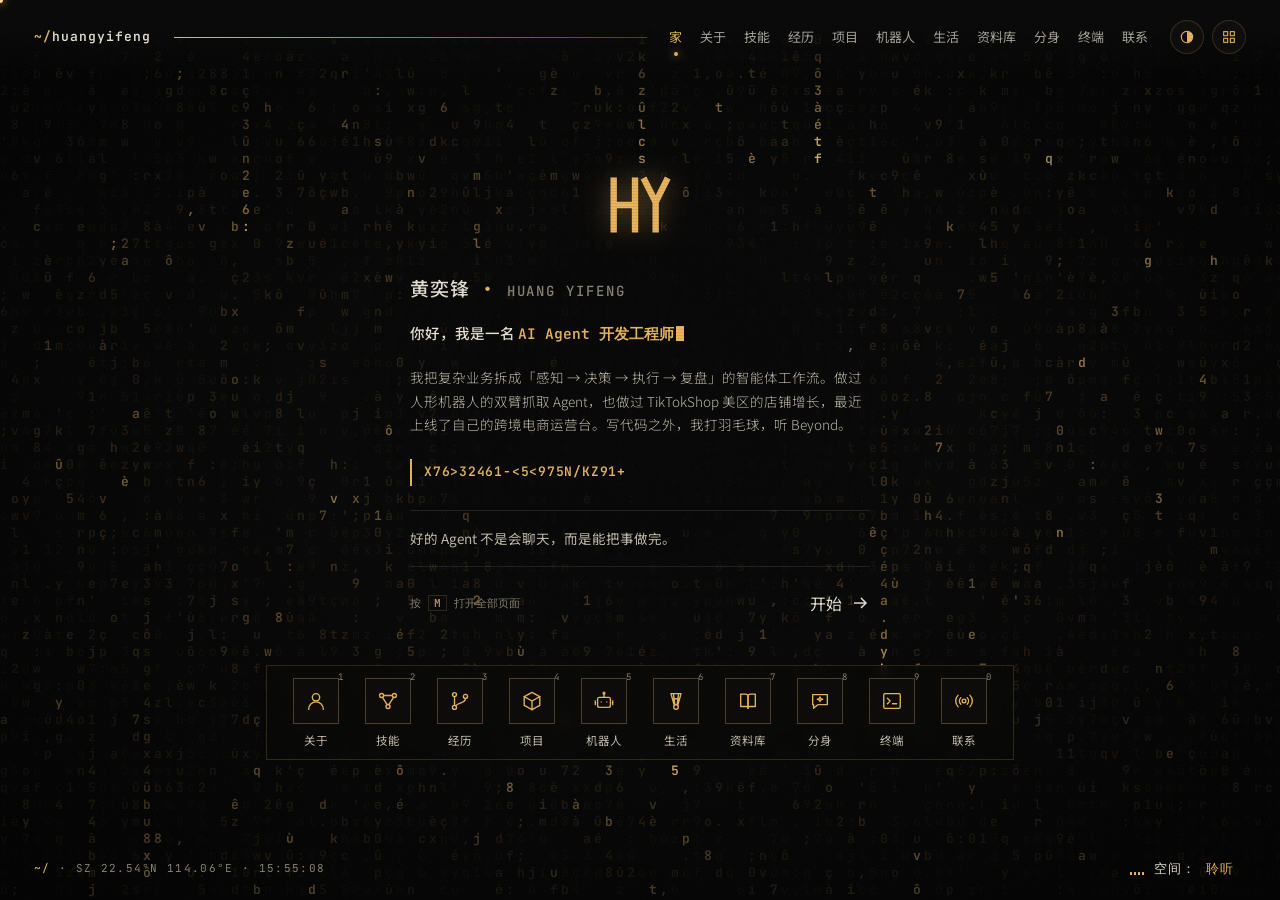
<file: index.html>
<!DOCTYPE html>
<html lang="zh-CN" data-theme="gold">
<head>
<meta charset="UTF-8">
<meta name="viewport" content="width=device-width, initial-scale=1.0">
<title>黄奕锋 · AI Agent Engineer</title>
<meta name="description" content="黄奕锋 —— AI Agent 开发工程师。LangGraph / MCP / RAG / Multi-Agent / 人形机器人 Agent / 跨境电商运营智能体。">
<meta property="og:type" content="website">
<meta property="og:title" content="黄奕锋 · AI Agent 开发工程师">
<meta property="og:description" content="跨境电商 × AI Agent。和我的 AI 分身聊聊，看看我做过的项目、机器人和生活。">
<meta property="og:url" content="https://aboutme.hyff.cc.cd/">
<meta property="og:image" content="https://aboutme.hyff.cc.cd/img/share.jpg">
<meta name="theme-color" content="#070707">
<link rel="icon" href="data:image/svg+xml,<svg xmlns='http://www.w3.org/2000/svg' viewBox='0 0 90 80'><path d='M8 6V74M8 40H38M38 6V74M52 6L67 36L82 6M67 36V74' fill='none' stroke='%23e9b45c' stroke-width='10'/></svg>">
<link rel="preconnect" href="https://fonts.googleapis.com">
<link rel="preconnect" href="https://fonts.gstatic.com" crossorigin>
<link href="https://fonts.googleapis.com/css2?family=JetBrains+Mono:wght@300;400;600;800&family=Noto+Sans+SC:wght@300;400;500;700;900&display=swap" rel="stylesheet">
<link rel="stylesheet" href="assets/style.css?v=__V__">
</head>
<body class="booting">

<canvas id="matrix" aria-hidden="true"></canvas>
<div class="vignette"></div><div class="scanlines"></div><div class="noise"></div>
<div class="cur-dot"></div><div class="cur-ring"></div>

<!-- ============ BOOT ============ -->
<div id="boot">
  <div class="half top"></div><div class="half bot"></div>
  <div class="term">
    <div id="bootLines"></div>
    <div class="bar"><i id="bootBar"></i></div>
    <div class="pct"><span id="bootStage">BOOTING HYF-OS</span><span id="bootPct">0%</span></div>
    <div class="granted" id="granted">ACCESS GRANTED</div>
  </div>
  <div class="skip">[ 点击任意处跳过 ]</div>
</div>

<!-- ============ PAGE TRANSITION ============ -->
<div id="wipe" aria-hidden="true">
  <i></i><i></i><i></i><i></i><i></i><i></i><i></i><i></i>
  <div class="lbl"><span id="wipeLbl"></span><small id="wipeSub"></small><div class="bar"><b></b></div></div>
</div>

<!-- ============ CHROME ============ -->
<header class="topnav">
  <a class="brand" href="#/"><b>~/</b>huangyifeng</a>
  <div class="rule"></div>
  <nav class="links" id="navLinks"></nav>
  <div class="nav-btns">
    <button class="icon-btn" id="btnTheme" title="切换配色" aria-label="切换配色"><svg viewBox="0 0 24 24"><circle cx="12" cy="12" r="8.5"/><path class="fill" d="M12 3.5a8.5 8.5 0 0 1 0 17z"/></svg></button>
    <button class="icon-btn" id="btnMenu" title="全部页面 (M)" aria-label="打开菜单"><svg viewBox="0 0 24 24"><rect x="4" y="4" width="6" height="6"/><rect x="14" y="4" width="6" height="6"/><rect x="4" y="14" width="6" height="6"/><rect x="14" y="14" width="6" height="6"/></svg></button>
  </div>
</header>
<div class="corner bl"><b id="routeLabel">~/</b> · SZ 22.54°N 114.06°E · <span id="clock">--:--:--</span></div>
<button class="corner br" id="btnSound" aria-label="背景音乐开关"><span class="eq"><i></i><i></i><i></i><i></i></span>空间：<b id="soundLbl">聆听</b></button>

<div id="menu" aria-hidden="true">
  <button class="close" id="menuClose">[ ESC ] 关闭</button>
  <ul id="menuList"></ul>
  <div class="menu-foot" id="menuThemes"></div>
  <div class="keys">快捷键：<kbd>1</kbd>–<kbd>9</kbd>/<kbd>0</kbd> 跳转页面 · <kbd>H</kbd> 首页 · <kbd>M</kbd> 菜单 · <kbd>~</kbd> 终端</div>
</div>

<main id="app">

<!-- ============ HOME ============ -->
<section class="page" data-page="home">
  <div class="home">
    <aside class="hud l">
      <h4>SYSTEM STATUS</h4>
      <div class="kv"><span>USER</span><b>黄奕锋</b></div>
      <div class="kv"><span>ROLE</span><b>AI Agent Engineer</b></div>
      <div class="kv"><span>LOC</span><b>深圳 · SZ</b></div>
      <div class="kv"><span>STATUS</span><b class="live">● building</b></div>
      <div class="kv"><span>STACK</span><b>LangGraph · MCP · RAG</b></div>
      <div class="kv"><span>LIVE</span><b>tkagent.hyff.cc.cd</b></div>
      <div class="kv"><span>OFF-DUTY</span><b>🏸 羽毛球 · 5 年</b></div>
      <div class="kv"><span>INTEREST</span><b>跨境电商 × Agent</b></div>
      <div class="task"><span>TASK</span><b>TikTok 跨境电商运营台</b><div class="pbar"><i></i></div><small>shipping · 自动上品流水线</small></div>
      <div class="kv"><span>UPTIME</span><b id="uptime">00:00:00</b></div>
    </aside>

    <div class="card" id="card">
      <svg class="logo" viewBox="0 0 90 80" aria-hidden="true">
        <path d="M8 6 V74 M8 40 H38 M38 6 V74"/>
        <path d="M52 6 L67 36 L82 6 M67 36 V74"/>
      </svg>
      <div class="hero-seq" id="heroSeq">
        <div class="hero-name"><span id="nameZh">黄奕锋</span><span class="dot">·</span><span class="en" id="nameEn">HUANG YIFENG</span></div>
        <div class="hero-hi">你好，我是一名 <span class="role" id="role"></span><span class="caret"></span></div>
        <p class="hero-p">我把复杂业务拆成「感知 → 决策 → 执行 → 复盘」的智能体工作流。做过人形机器人的双臂抓取 Agent，也做过 TikTokShop 美区的店铺增长，最近上线了自己的跨境电商运营台。写代码之外，我打羽毛球，听 Beyond。</p>
        <div class="hero-hash" id="hash">*-Z244|47V+K-&lt;K4||NZ79-</div>
        <div class="hr"></div>
        <p class="hero-quote">好的 Agent 不是会聊天，而是能把事做完。</p>
        <div class="hr"></div>
        <div class="go"><span class="k">按 <kbd>M</kbd> 打开全部页面</span><a href="#/about">开始 <svg width="16" height="16" viewBox="0 0 16 16" fill="none" stroke="currentColor" stroke-width="1.5"><path d="M2 8h12M9 3l5 5-5 5"/></svg></a></div>
      </div>
    </div>

    <aside class="hud r"><h4>LIVE LOG</h4><div class="log" id="liveLog"></div></aside>

    <nav class="dock" id="dock" aria-label="页面入口"></nav>
  </div>
</section>

<!-- ============ ABOUT ============ -->
<section class="page" data-page="about">
  <div class="ph" data-a><span class="no">01 //</span><h1 data-scramble>关于我</h1><span class="ln"></span><span class="en">WHOAMI</span></div>
  <div class="about-grid">
    <div class="portrait" data-a>
      <span class="tag">IMG://huangyifeng.raw</span>
      <i class="c c1"></i><i class="c c2"></i><i class="c c3"></i><i class="c c4"></i>
      <canvas id="ascii"></canvas>
      <span class="tip">[ 移动鼠标 · 解码影像 ]</span>
    </div>
    <div class="about-text" data-a>
      <h2>一半是 <em>AI Agent 工程师</em>，<br>一半是懂增长的 <em>运营人</em>。</h2>
      <p>坐标深圳，毕业于深圳职业技术大学 · 人工智能学院 · 大数据技术专业。我熟悉 LangChain、LangGraph、MCP 与 RAG，能把一个模糊的业务问题拆成可调用的工具、可编排的状态图、可量化的指标，再让它在真机上、在真实的店铺里跑起来。</p>
      <div class="edge">
        <div class="edge-item"><span class="n">0x01</span><b>复合背景</b><span>AI Agent 应用开发 × 跨境电商业务，能把复杂业务拆解为感知、决策、执行、复盘的智能体工作流。</span></div>
        <div class="edge-item"><span class="n">0x02</span><b>独立交付</b><span>运营台从后端、前端、浏览器插件、端到端测试到服务器部署，一个人做完并上线。</span></div>
        <div class="edge-item"><span class="n">0x03</span><b>结果导向</b><span>Unitree G1 真机验证 + TikTokShop 美区运营，习惯用自动化流程和数据指标说话。</span></div>
      </div>
    </div>
  </div>

  <div class="sub" data-a>GROWTH PATH · 成长路径</div>
  <div class="path" data-a>
    <i class="runner"></i>
    <div class="st"><span class="t">EDU</span><b>数据</b><span>深圳职业技术大学<br>人工智能学院 · 大数据技术</span></div>
    <div class="st"><span class="t">2025.04</span><b>业务</b><span>TikTokShop 美区运营<br>懂选品、懂达人、懂指标</span></div>
    <div class="st"><span class="t">2026.07</span><b>物理世界</b><span>Unitree G1 双臂抓取<br>让 Agent 驱动真实机械臂</span></div>
    <div class="st"><span class="t">2026.09 → NOW</span><b>融合</b><span>跨境电商运营 Agent<br>把业务经验变成智能体</span></div>
  </div>

  <div class="sub" data-a>HOW I BUILD AGENTS · 我的 Agent 方法论</div>
  <div class="method" data-a>
    <div><span class="n">01</span><b>拆解</b><span>把业务拆成感知 / 决策 / 执行 / 复盘四段，先画清楚状态图再写代码。</span></div>
    <div><span class="n">02</span><b>接工具</b><span>用 Function Calling、MCP 和浏览器插件，把数据库、ERP、表格、网页变成 Agent 能调用的工具。</span></div>
    <div><span class="n">03</span><b>编排</b><span>用 LangGraph 管状态、分支、循环和失败回退，让流程可控、可追踪。</span></div>
    <div><span class="n">04</span><b>增强</b><span>RAG 知识库 + 结构化输出 + 上下文管理，同时控制质量和成本。</span></div>
    <div><span class="n">05</span><b>复盘</b><span>每一步留下状态和日志，缺什么就停下来提示人补，用数据驱动下一轮迭代。</span></div>
  </div>

  <div class="stats" data-a>
    <div class="stat"><div class="v"><small>$</small><span data-count="12" data-suffix="K">0</span></div><div class="k">店铺月 GMV（从 $5K 起）</div></div>
    <div class="stat"><div class="v"><span data-count="300" data-suffix="+">0</span></div><div class="k">建联海外达人</div></div>
    <div class="stat"><div class="v"><span data-count="1.6" data-dec="1" data-suffix="%">0</span></div><div class="k">转化率（从 1.0% 提升）</div></div>
    <div class="stat"><div class="v"><span data-count="7" data-suffix="DoF">0</span></div><div class="k">双臂逆运动学 · G1 真机</div></div>
  </div>
</section>

<!-- ============ SKILLS ============ -->
<section class="page" data-page="skills">
  <div class="ph" data-a><span class="no">02 //</span><h1 data-scramble>技能星图</h1><span class="ln"></span><span class="en">CONSTELLATION</span></div>
  <p class="lead" data-a>每颗星是一项技能，同一个星团是一个技术领域，连线表示它们怎样组合在一起用。把鼠标移到星星上看看。</p>
  <div class="constellation" data-a><canvas id="cons"></canvas><div class="cons-tip" id="consTip"></div><span class="hint">悬停查看关联 · 点击星星聚焦领域 · 鼠标会推开星星</span></div>
  <div class="legend" id="legend" data-a></div>
  <div class="sub" data-a>FULL LIST · 完整清单</div>
  <div class="win" data-a id="skillWin">
    <div class="win-bar"><i></i><i></i><i></i><span>huangyifeng@stack: ~/skills</span></div>
    <div class="skills-body" id="skillList"></div>
  </div>
</section>

<!-- ============ EXPERIENCE ============ -->
<section class="page" data-page="exp">
  <div class="ph" data-a><span class="no">03 //</span><h1 data-scramble>经历</h1><span class="ln"></span><span class="en">GIT LOG --GRAPH</span></div>
  <p class="lead" data-a><code>$ git log --graph --all</code><br>两条分支：一条通向真实的生意，一条通向真实的机器人，最后合并成我现在在做的事。</p>
  <div class="git" id="git">
    <svg class="graph" id="gitSvg"></svg>

    <article class="commit" data-id="main" data-lane="0" data-a>
      <span class="dot"></span>
      <div class="hd"><span class="hash">2290460</span><span class="ref head">HEAD → main</span><span>2026.09 → now</span></div>
      <h3>Merge: ecommerce + robotics → 跨境电商 Agent</h3>
      <div class="role">个人项目 · TikTok 跨境电商运营台 / 跨境电商 AI 运营 Agent 平台</div>
      <p class="desc">把运营经验和 Agent 工程能力合并：多 Agent 自动上品流水线、1688 找货、浏览器插件、知识库、每日简报，已部署上线。<a href="#/project">查看项目 →</a></p>
    </article>

    <article class="commit" data-id="robotics" data-lane="1" data-a>
      <span class="dot"></span>
      <div class="hd"><span class="hash">a7f3e21</span><span class="ref">robotics</span><span>2026.07 — 2026.09 · 珠海</span></div>
      <h3>无界智慧（珠海）科技有限公司</h3>
      <div class="role">AI Agent 应用开发实习生 / 规控算法</div>
      <ul>
        <li>基于 <b>RGB-D 相机 + SAM3</b> 完成箱体识别、点云处理、三维位姿计算和抓取点预测，打通视觉识别到双臂抓取的 Agent 执行链路。</li>
        <li>开发 <b>双臂七自由度逆运动学</b> 与抓取动作流程，实现目标趋近、双臂抓取、夹取回撤等连续控制，并通过 <b>Unitree G1 真机验证</b>。</li>
        <li>参与灵巧手小物体抓取开发，完成视觉定位、抓取规划与多指控制联动，沉淀可复用的人形机器人搬运基础能力。</li>
        <li>分析视觉偏差、IK 不可达、机械臂异常和控制衔接问题，沉淀视觉数据、运行日志和异常排查流程，提升迭代效率。</li>
      </ul>
    </article>

    <article class="commit" data-id="ecommerce" data-lane="0" data-a>
      <span class="dot"></span>
      <div class="hd"><span class="hash">3c9b0d4</span><span class="ref">ecommerce</span><span>2025.04 — 2025.07 · 深圳</span></div>
      <h3>深圳市锦鸿云商电子商务有限公司</h3>
      <div class="role">跨境电商运营实习生 / TikTokShop 美区</div>
      <ul>
        <li>参与运营 2 个 TikTokShop 美区店铺，维护 50+ SKU，店铺月 GMV 从 <b>$5,000 提升至 $12,000</b>。</li>
        <li>每月筛选 50+ 潜力商品，测试上架 10+ 款，沉淀 3 款稳定出单款，单款月销最高 <b>$3,500</b>。</li>
        <li>累计建联海外达人 <b>300+</b>，合作寄样 25+，产出带货视频 / 直播 40+，达人渠道月贡献 GMV 约 $5,000。</li>
        <li>优化主图、标题和优惠券结构，商品页转化率从 <b>1.0% 提升至 1.6%</b>，退货率控制在 10% 以内。</li>
      </ul>
    </article>

    <article class="commit" data-id="init" data-lane="0" data-a>
      <span class="dot"></span>
      <div class="hd"><span class="hash">0e1d5f8</span><span class="ref">tag: init</span><span>教育 · 深圳</span></div>
      <h3>深圳职业技术大学</h3>
      <div class="role">人工智能学院 · 大数据技术</div>
    </article>
  </div>
</section>

<!-- ============ PROJECT ============ -->
<section class="page" data-page="project">
  <div class="ph" data-a><span class="no">04 //</span><h1 data-scramble>项目</h1><span class="ln"></span><span class="en">SHIPPED</span></div>

  <div class="proj-top" data-a>
    <h2><small>PROJECT 01 · 2026.10 · 已上线</small>TikTok 跨境电商运营台</h2>
    <p>面向 TikTok Shop 卖家的选品与内容工具：FastMoss 数据选品 → 硬指标与利润测算 → AI 选品分析与测款方案 → 一键带货视频脚本，配套知识库和可对话的 Agent。所有 AI 功能都调用真实模型，没有离线假数据。</p>
  </div>
  <div class="live-row" data-a>
    <a class="btn" href="https://tkagent.hyff.cc.cd" target="_blank" rel="noopener">访问线上版 ↗</a>
    <a class="btn ghost" href="https://github.com/serjofolio" target="_blank" rel="noopener">GitHub · serjofolio ↗</a>
    <span class="m">tkagent.hyff.cc.cd · 仓库暂为私有</span>
  </div>

  <div class="win flowline" data-a>
    <div class="win-bar"><i></i><i></i><i></i><span>多 Agent 自动上品流水线</span></div>
    <div class="flow-steps" id="flowSteps">
      <div><b>选品数据</b><span>FastMoss 导出 22 列自动识别</span></div>
      <div><b>AI 研判</b><span>需求 / 趋势 / 达人 / 竞争 / 利润 / 风险</span></div>
      <div><b>1688 找货</b><span>关键词 + 以图搜，比价矩阵</span></div>
      <div><b>选定供应商</b><span>AI 判断同款度，成本上限</span></div>
      <div><b>上架包</b><span>本地语言标题、卖点、定价、违禁词检查</span></div>
      <div><b>人工确认</b><span>可设为全自动</span></div>
      <div><b>推送 ERP</b><span>妙手 ERP / Webhook / CSV</span></div>
    </div>
  </div>

  <div class="feat-grid" data-a>
    <div><span class="i">/select</span><b>智能选品</b><span>六维评估给出「可以上 / 谨慎测试 / 不建议上」，识别刷单、低价引流等硬伤，按站点费率倒推采购上限。</span></div>
    <div><span class="i">/script</span><b>视频脚本</b><span>按「钩子 → 痛点 → 演示 → 证明 → 行动号召」生成分镜，附 3 个备选钩子做 A/B 测款。</span></div>
    <div><span class="i">/extension</span><b>浏览器插件</b><span>1688 关键词搜 / 以图搜一键发送货源，自动补详情；随机节奏防风控。</span></div>
    <div><span class="i">/models</span><b>多模型接入</b><span>GLM、DeepSeek、Kimi、通义、豆包、OpenAI、Claude……一键启用、测试、拉取模型列表。</span></div>
    <div><span class="i">/kb</span><b>知识库 + Agent</b><span>上传 Word / PDF / 网页切片检索；Agent 流式输出、标注来源、显示思考过程。</span></div>
    <div><span class="i">/deploy</span><b>一键部署</b><span>systemd + Cloudflare 隧道，只监听本机端口，Host 白名单；Playwright 端到端测试。</span></div>
  </div>
  <div class="commits" data-a>
    <div class="win-bar"><i></i><i></i><i></i><span>git log --oneline · 真实提交记录</span></div>
    <div class="commit-ticker" id="ticker"></div>
  </div>

  <div class="sub" data-a>PROJECT 02 · 跨境电商 AI 运营 Agent 平台</div>
  <div class="proj-top" data-a>
    <h2><small>2026.09 → NOW · FastAPI + LangGraph + DeepSeek</small>全能运营智能体</h2>
    <p>多模块运营 Agent：运营总览、风险分析、竞品分析、销售监控、广告分析、库存管理。打通本地数据库、飞书多维表格、易仓 ERP、Amazon SP-API、Chrome 商品采集和卖家精灵 MCP，导入数据后自动生成风险等级、异常任务和每日简报。</p>
  </div>
  <div class="proj-grid">
    <div class="win diagram" data-a>
      <svg viewBox="0 0 800 420" role="img" aria-label="Agent Loop 架构示意">
        <path id="loop" class="flow" d="M200 90 H600 V330 H200 Z"/>
        <line class="spoke" x1="400" y1="210" x2="200" y2="90"/><line class="spoke" x1="400" y1="210" x2="600" y2="90"/>
        <line class="spoke" x1="400" y1="210" x2="600" y2="330"/><line class="spoke" x1="400" y1="210" x2="200" y2="330"/>
        <line class="spoke" x1="70" y1="210" x2="200" y2="90"/><line class="spoke" x1="70" y1="210" x2="200" y2="330"/>
        <line class="spoke" x1="730" y1="210" x2="600" y2="90"/><line class="spoke" x1="730" y1="210" x2="600" y2="330"/>
        <g class="core"><circle class="pulse" cx="400" cy="210" r="46" stroke-width="1"/><circle cx="400" cy="210" r="52" stroke-width="1.2"/><circle cx="400" cy="210" r="40" stroke-width=".6" stroke-dasharray="2 4"/>
          <text x="400" y="206">LangGraph</text><text x="400" y="224">AGENT LOOP</text></g>
        <g class="nd"><rect x="140" y="62" width="120" height="56"/><text x="200" y="90">感知</text><text class="s" x="200" y="108">PERCEIVE</text></g>
        <g class="nd"><rect x="540" y="62" width="120" height="56"/><text x="600" y="90">决策</text><text class="s" x="600" y="108">DECIDE</text></g>
        <g class="nd"><rect x="540" y="302" width="120" height="56"/><text x="600" y="330">执行</text><text class="s" x="600" y="348">ACT</text></g>
        <g class="nd"><rect x="140" y="302" width="120" height="56"/><text x="200" y="330">复盘</text><text class="s" x="200" y="348">REFLECT</text></g>
        <g class="tool"><rect x="10" y="150" width="120" height="26"/><text x="70" y="167">飞书多维表格</text></g>
        <g class="tool"><rect x="10" y="197" width="120" height="26"/><text x="70" y="214">易仓 ERP</text></g>
        <g class="tool"><rect x="10" y="244" width="120" height="26"/><text x="70" y="261">RAG 知识库</text></g>
        <g class="tool"><rect x="670" y="150" width="120" height="26"/><text x="730" y="167">Amazon SP-API</text></g>
        <g class="tool"><rect x="670" y="197" width="120" height="26"/><text x="730" y="214">卖家精灵 MCP</text></g>
        <g class="tool"><rect x="670" y="244" width="120" height="26"/><text x="730" y="261">Chrome 采集</text></g>
        <g class="pk">
          <circle r="4"><animateMotion dur="6s" repeatCount="indefinite"><mpath href="#loop"/></animateMotion></circle>
          <circle r="3" opacity=".7"><animateMotion dur="6s" begin="-1.5s" repeatCount="indefinite"><mpath href="#loop"/></animateMotion></circle>
          <circle r="4"><animateMotion dur="6s" begin="-3s" repeatCount="indefinite"><mpath href="#loop"/></animateMotion></circle>
          <circle r="3" opacity=".7"><animateMotion dur="6s" begin="-4.5s" repeatCount="indefinite"><mpath href="#loop"/></animateMotion></circle>
        </g>
      </svg>
    </div>
    <div class="win sim" data-a>
      <div class="win-bar"><i></i><i></i><i></i><span>agent run · 演示数据</span></div>
      <div class="sim-out" id="simOut"></div>
      <div class="sim-foot"><button class="btn" id="simRun">▶ 运行一次 Agent</button><span>演示数据，仅展示工作流程</span></div>
    </div>
  </div>
  <div class="win brief" id="brief"></div>
</section>

<!-- ============ ROBOT ============ -->
<section class="page" data-page="robot">
  <div class="ph" data-a><span class="no">05 //</span><h1 data-scramble>机器人</h1><span class="ln"></span><span class="en">UNITREE G1</span></div>
  <p class="lead" data-a>2026 年夏天在无界智慧，我做的是让 Agent 驱动一台真实的人形机器人：从一帧 RGB-D 图像开始，到双臂把箱子抓起、收回。下面两个是根据这段经历做的交互示意。</p>
  <div class="pipeline" id="pipe" data-a>
    <span data-n="1">RGB-D 采集</span><span data-n="2">SAM3 分割</span><span data-n="3">点云处理</span><span data-n="4">位姿估计</span><span data-n="5">抓取点预测</span><span data-n="6">双臂 IK</span><span data-n="7">抓取执行</span><span data-n="8">夹取回撤</span>
  </div>
  <div class="robot-grid">
    <div class="viz" data-a><canvas id="cloud"></canvas><span class="cap">POINT CLOUD · POSE</span><span class="cap2" id="cloudStat"></span><span class="note">拖动旋转 · 演示数据</span></div>
    <div class="viz" data-a><canvas id="arms"></canvas><span class="cap">DUAL-ARM IK</span><span class="warn" id="ikWarn">⚠ IK 不可达</span><span class="note">移动鼠标控制目标 · 平面简化示意（真机为双臂 7-DoF）</span></div>
  </div>
  <div class="sub" data-a>ON SITE · 现场照片</div>
  <div class="photos" data-a>
    <figure><img src="img/g1-grasp.jpg" alt="Unitree G1 下蹲双臂抓取纸箱" loading="lazy"><figcaption><b>REC 01</b> 下蹲 · 双臂夹取纸箱</figcaption></figure>
    <figure><img src="img/g1-reach.jpg" alt="Unitree G1 双臂趋近目标" loading="lazy"><figcaption><b>REC 02</b> 目标趋近 · 双臂伸出</figcaption></figure>
    <figure class="wide"><img src="img/g1-lab.jpg" alt="实验室里调试 G1 抓取箱子" loading="lazy"><figcaption><b>REC 03</b> 实验室联调 · 视觉识别箱体</figcaption></figure>
  </div>
  <div class="lightbox" id="lightbox" hidden><img alt=""><span></span></div>
  <div class="sub" data-a>WHAT I DID · 我做了什么</div>
  <div class="cards4" data-a>
    <div><span class="n">01</span><b>视觉 → 位姿</b>基于 RGB-D 相机与 SAM3 完成箱体识别、点云处理、三维位姿计算和抓取点预测。</div>
    <div><span class="n">02</span><b>双臂 7-DoF IK</b>开发双臂七自由度逆运动学与抓取动作：目标趋近、双臂抓取、夹取回撤，Unitree G1 真机验证。</div>
    <div><span class="n">03</span><b>灵巧手</b>参与小物体抓取：视觉定位、抓取规划与多指控制联动，沉淀人形机器人搬运基础能力。</div>
    <div><span class="n">04</span><b>排查流程</b>分析视觉偏差、IK 不可达、机械臂异常和控制衔接问题，沉淀数据、日志和排查流程。</div>
  </div>
</section>

<!-- ============ LIFE ============ -->
<section class="page" data-page="life">
  <div class="ph" data-a><span class="no">06 //</span><h1 data-scramble>生活</h1><span class="ln"></span><span class="en">OFF DUTY</span></div>
  <p class="lead" data-a>代码之外的我。</p>
  <div class="life-grid">
    <div class="win court-win" data-a>
      <div class="win-bar"><i></i><i></i><i></i><span>badminton.exe · 点击球场扣杀</span></div>
      <div class="court"><canvas id="court"></canvas><span class="rally" id="rally">RALLY 0</span></div>
    </div>
    <div class="life-text" data-a>
      <span class="t">SPORT</span>
      <h2>🏸 羽毛球</h2>
      <p>写代码之外，我最喜欢的运动是羽毛球，已经打了 <b class="g">5 年</b>。</p>
      <p class="m">左边的球场可以点一下：在任意位置点击，就是一记扣杀。</p>
    </div>
  </div>

  <div class="sub" data-a>IDOLS · 偶像</div>
  <div class="idols">
    <div class="idol" data-a>
      <div class="record"><div class="vinyl"><i></i></div><div class="face"><img src="img/idol-ludamo.jpg" alt="鲁大魔" onerror="this.remove()"><b>鲁</b></div></div>
      <div>
        <span class="t">CREATOR · 抖音 @ludamobiubiu</span>
        <h3>鲁大魔</h3>
        <blockquote class="big">把时间和体力拼到极致，意志力会带你杀出重围。</blockquote>
        <p>本名鲁岳，泛知识领域的自媒体创作者。2022 年开始在抖音发布作品，内容以创业经历感悟分享、生活旅行随拍为主。</p>
        <ul class="quotes"><li>把抽象的想法变成具体的产品</li><li>从微观的角度思考，你才会看到具象化、可执行的指标</li><li>在生命的长度中，无限突破自己的宽度</li></ul>
        <p class="why">他让我相信：普通人靠拼劲和执行力，也能杀出一条路。做 Agent 也一样，先把模糊的想法拆成一步一步能执行的动作。</p>
      </div>
    </div>
    <div class="idol" data-a>
      <div class="record"><div class="vinyl"><i></i></div><div class="face"><img src="img/idol-huangjiaju.jpg" alt="黄家驹" onerror="this.remove()"><b>驹</b></div></div>
      <div>
        <span class="t">MUSIC · BEYOND</span>
        <h3>黄家驹</h3>
        <blockquote class="big">原谅我这一生不羁放纵爱自由，也会怕有一天会跌倒。</blockquote>
        <p>Beyond 乐队主唱、吉他手和主要创作人（1962.6.10 – 1993.6.30）。1983 年和乐队成员组建 Beyond，用摇滚唱理想、自由与和平。1993 年在日本东京录制节目时意外坠台，31 岁离世。</p>
        <ul class="quotes songs"><li>《海阔天空》</li><li>《光辉岁月》</li><li>《真的爱你》</li></ul>
        <p class="why">写代码时我常循环他的歌。他坚持做自己相信的音乐，这份不妥协一直激励着我。</p>
      </div>
    </div>
  </div>
  <p class="life-note" data-a>右下角的「空间：聆听」可以打开背景音乐，是浏览器实时合成的氛围音乐，背景字符会跟着节奏跳动。</p>
</section>

<!-- ============ LIBRARY ============ -->
<section class="page" data-page="lib">
  <div class="ph" data-a><span class="no">07 //</span><h1 data-scramble>资料库</h1><span class="ln"></span><span class="en">LIBRARY</span></div>
  <p class="lead" data-a>从我的收藏夹里挑出来、反复打开的资料，按学习路线排好，每条附一句点评。下面还有做项目时踩过的坑。</p>
  <div class="lib-bar" data-a>
    <div class="lib-filter" id="libFilter"></div>
    <label class="lib-search"><span>⌕</span><input id="libSearch" placeholder="搜索资料…" autocomplete="off"></label>
  </div>
  <div class="lib-grid" id="libGrid"></div>

  <div class="sub" data-a>FIELD NOTES · 踩坑笔记</div>
  <p class="lead" data-a>来自运营台真实的 commit 记录和机器人项目。点开看问题和解法。</p>
  <div class="notes" id="notes" data-a></div>
</section>

<!-- ============ AI TWIN ============ -->
<section class="page" data-page="ask">
  <div class="ph" data-a><span class="no">08 //</span><h1 data-scramble>AI 分身</h1><span class="ln"></span><span class="en">ASK ME ANYTHING</span></div>
  <div class="ask" data-a>
    <div class="win chat">
      <div class="chat-head"><span class="av"><img id="askAvatar" alt=""></span><div><b>黄奕锋 · AI 分身</b><small>● online · 本地知识库</small></div></div>
      <div class="msgs" id="msgs"></div>
      <div class="chips" id="chips"></div>
      <form class="chat-in" id="chatForm"><span class="g">&gt;</span><input id="chatIn" placeholder="问我任何关于我的问题…" autocomplete="off" aria-label="向 AI 分身提问"><button class="btn" type="submit">发送</button></form>
    </div>
    <div class="win trace"><div class="win-bar"><i></i><i></i><i></i><span>agent trace</span></div><div class="tl" id="trace"></div></div>
  </div>
</section>

<!-- ============ TERMINAL ============ -->
<section class="page" data-page="terminal">
  <div class="ph" data-a><span class="no">09 //</span><h1 data-scramble>终端</h1><span class="ln"></span><span class="en">SHELL</span></div>
  <div class="win term-win" data-a>
    <div class="win-bar"><i></i><i></i><i></i><span>guest@huangyifeng: ~ — zsh</span></div>
    <div id="term"></div>
  </div>
  <div class="term-hint" data-a>试试 <code data-cmd="neofetch">neofetch</code><code data-cmd="help">help</code><code data-cmd="cd robot">cd robot</code><code data-cmd="theme green">theme green</code><code data-cmd="hobby">hobby</code><code data-cmd="hack">hack</code></div>
</section>

<!-- ============ CONTACT ============ -->
<section class="page" data-page="contact">
  <div class="ph" data-a><span class="no">10 //</span><h1 data-scramble>联系</h1><span class="ln"></span><span class="en">CONNECT</span></div>
  <div class="contact-stage">
    <div class="radar"><i></i><i></i><i></i></div>
    <div class="big" data-a><span>让我们一起</span><br>构建下一个 <em>Agent</em></div>
    <div class="contact-row" data-a>
      <a class="chip gold" id="phone" href="tel:18929375197"><small>TEL</small><span id="phoneText">189 •••• ••••</span></a>
      <button class="chip" id="copyPhone"><small>COPY</small><span id="copyLbl">复制号码</span></button>
      <a class="chip" href="mailto:2407387278@qq.com"><small>MAIL</small>2407387278@qq.com</a>
      <span class="chip"><small>WECHAT</small>18929375197</span>
      <a class="chip" href="https://github.com/serjofolio" target="_blank" rel="noopener"><small>GIT</small>serjofolio</a>
      <a class="chip" href="resume.docx" download><small>CV</small>下载简历</a>
    </div>
    <p class="contact-note" data-a>深圳 · 微信号同手机号 · 聊技术、聊跨境、聊羽毛球都欢迎</p>
  </div>
</section>

</main>

<script src="assets/profile.js?v=__V__"></script>
<script src="assets/core.js?v=__V__"></script>
<script src="assets/pages.js?v=__V__"></script>
</body>
</html>
</file>
<file: assets/style.css>
/* =========================================================
   HYF-OS · 黄奕锋 personal site
   ========================================================= */
:root{
  --rgb:233,180,92;
  --hi-rgb:255,217,142;
  --c:rgb(var(--rgb));
  --hi:rgb(var(--hi-rgb));
  --bg:#070707;
  --text:#e6dfd0;
  --text2:#c4bcaa;
  --mute:#8a826f;
  --line:rgba(var(--rgb),.18);
  --panel:rgba(9,9,8,.88);
  --ok:#7ee787;
  --bad:#ff6b6b;
  --mono:'JetBrains Mono',ui-monospace,Menlo,Consolas,monospace;
  --sans:'Noto Sans SC','PingFang SC','Microsoft YaHei',system-ui,sans-serif;
  --ease:cubic-bezier(.2,.8,.2,1);
}
:root[data-theme="green"]{--rgb:0,255,140;--hi-rgb:190,255,220}
:root[data-theme="cyan"]{--rgb:90,200,255;--hi-rgb:205,240,255}

*{box-sizing:border-box;margin:0;padding:0}
html{background:var(--bg)}
body{background:var(--bg);color:var(--text);font-family:var(--sans);line-height:1.75;-webkit-font-smoothing:antialiased;overflow-x:hidden;min-height:100vh}
body.booting{overflow:hidden;height:100vh}
::selection{background:var(--c);color:#000}
a{color:inherit;text-decoration:none}
button{font:inherit;color:inherit;background:none;border:none;cursor:pointer}
@media (pointer:fine){body,a,button,input,canvas,code{cursor:none}}
:focus-visible{outline:1px dashed var(--c);outline-offset:3px}
.g{color:var(--c)}.m{color:var(--mute)}.ok{color:var(--ok)}.err{color:var(--bad)}

/* ================= background layers ================= */
#matrix{position:fixed;inset:0;width:100%;height:100%;z-index:0;display:block}
.vignette{position:fixed;inset:0;z-index:1;pointer-events:none;background:radial-gradient(ellipse at center,transparent 35%,rgba(0,0,0,.78) 100%)}
.scanlines{position:fixed;inset:0;z-index:60;pointer-events:none;opacity:.07;background:repeating-linear-gradient(0deg,#000 0 1px,transparent 1px 3px)}
.noise{position:fixed;inset:-50%;z-index:61;pointer-events:none;opacity:.035;
  background-image:url("data:image/svg+xml;utf8,<svg xmlns='http://www.w3.org/2000/svg' width='160' height='160'><filter id='n'><feTurbulence type='fractalNoise' baseFrequency='.9' numOctaves='2'/></filter><rect width='100%' height='100%' filter='url(%23n)'/></svg>");
  animation:noise 1s steps(4) infinite}
@keyframes noise{0%{transform:translate(0,0)}25%{transform:translate(-5%,3%)}50%{transform:translate(4%,-6%)}75%{transform:translate(-3%,5%)}100%{transform:translate(0,0)}}

/* ================= cursor ================= */
.cur-dot,.cur-ring{position:fixed;top:0;left:0;z-index:9999;pointer-events:none;border-radius:50%}
.cur-dot{width:6px;height:6px;margin:-3px 0 0 -3px;background:var(--hi);box-shadow:0 0 10px var(--c)}
.cur-ring{width:36px;height:36px;margin:-18px 0 0 -18px;border:1px solid var(--c);transition:width .25s,height .25s,margin .25s,background .25s}
.cur-ring.hover{width:60px;height:60px;margin:-30px 0 0 -30px;background:rgba(var(--rgb),.12)}
.cur-ring.down{width:24px;height:24px;margin:-12px 0 0 -12px}
@media (pointer:coarse){.cur-dot,.cur-ring{display:none}}

@keyframes blink{50%{opacity:.15}}
@keyframes glitch{
  0%{transform:translate(0);text-shadow:2px 0 #ff2b6d,-2px 0 #2bd9ff}
  25%{transform:translate(-3px,1px);text-shadow:-3px 0 #ff2b6d,3px 0 #2bd9ff;clip-path:inset(10% 0 40% 0)}
  50%{transform:translate(3px,-1px);clip-path:inset(50% 0 5% 0)}
  75%{transform:translate(-1px,2px);clip-path:inset(0 0 70% 0)}
  100%{transform:translate(0);clip-path:none}
}

/* ================= boot ================= */
#boot{position:fixed;inset:0;z-index:1000;display:flex;align-items:center;justify-content:center}
#boot .half{position:absolute;left:0;right:0;height:50.5%;background:#030303;transition:transform 1s cubic-bezier(.77,0,.18,1)}
#boot .top{top:0}#boot .bot{bottom:0}
#boot.open .top{transform:translateY(-100%)}
#boot.open .bot{transform:translateY(100%)}
#boot.open .term{opacity:0;transform:scale(1.08);filter:blur(6px)}
#boot .term{position:relative;z-index:2;width:min(680px,92vw);font-family:var(--mono);font-size:13px;color:var(--c);transition:all .5s}
#boot .line{white-space:pre-wrap;line-height:1.9;opacity:.92}
#boot .line .ok{color:var(--ok)}#boot .line .warn{color:#ffb347}
#boot .bar{margin-top:18px;height:2px;background:rgba(var(--rgb),.15);position:relative;overflow:hidden}
#boot .bar i{position:absolute;inset:0 auto 0 0;width:0;background:var(--c);box-shadow:0 0 12px var(--c)}
#boot .pct{display:flex;justify-content:space-between;margin-top:8px;color:var(--mute);font-size:11px;letter-spacing:.2em}
#boot .granted{margin-top:26px;font-size:clamp(26px,5vw,44px);font-weight:800;letter-spacing:.3em;color:var(--hi);text-shadow:0 0 24px var(--c);opacity:0}
#boot .granted.show{opacity:1;animation:glitch .5s steps(2) 3}
#boot .skip{position:absolute;bottom:28px;left:0;right:0;text-align:center;z-index:2;font-family:var(--mono);font-size:11px;color:var(--mute);letter-spacing:.3em;transition:opacity .4s}
#boot.open .skip{opacity:0}

/* ================= page transition ================= */
#wipe{position:fixed;inset:0;z-index:900;pointer-events:none}
#wipe.in,#wipe.out{pointer-events:auto}
#wipe>i{position:absolute;left:0;right:0;height:12.7%;background:#050505;border-top:1px solid rgba(var(--rgb),.22);transform:scaleX(0);transform-origin:left center;transition:transform .38s cubic-bezier(.7,0,.3,1)}
#wipe.in>i{transform:scaleX(1)}
#wipe.out>i{transform:scaleX(0);transform-origin:right center}
#wipe .lbl{position:absolute;left:50%;top:50%;transform:translate(-50%,-50%);text-align:center;font-family:var(--mono);color:var(--c);opacity:0;transition:opacity .12s;white-space:nowrap;min-width:280px}
#wipe.in .lbl{opacity:1;transition-delay:.26s}
#wipe .lbl span{font-size:15px;font-weight:600;letter-spacing:.24em;text-shadow:0 0 18px rgba(var(--rgb),.6)}
#wipe .lbl small{display:block;margin-top:8px;font-size:11px;color:var(--mute);letter-spacing:.06em}
#wipe .lbl .bar{height:1px;margin-top:14px;background:rgba(var(--rgb),.2);overflow:hidden}
#wipe .lbl .bar b{display:block;height:100%;background:var(--c);transform:scaleX(0);transform-origin:left}
#wipe.in .lbl .bar b{animation:wbar .3s .28s forwards}
@keyframes wbar{to{transform:scaleX(1)}}

/* ================= top nav ================= */
.topnav{position:fixed;top:0;left:0;right:0;z-index:50;display:flex;align-items:center;gap:22px;padding:20px 34px;font-size:13px;
  background:linear-gradient(rgba(7,7,7,.96) 40%,rgba(7,7,7,0));opacity:0;transform:translateY(-20px);transition:opacity .8s .2s,transform .8s .2s}
body.ready .topnav{opacity:1;transform:none}
.brand{font-family:var(--mono);font-weight:600;letter-spacing:.08em;white-space:nowrap}
.brand b{color:var(--c);font-weight:600}
.rule{flex:1;height:1px;background:linear-gradient(90deg,var(--c),rgba(var(--rgb),.3));transform-origin:left;transform:scaleX(0);transition:transform 1.4s .5s cubic-bezier(.7,0,.2,1)}
body.ready .rule{transform:scaleX(1)}
.links{display:flex;gap:18px}
.links a{position:relative;opacity:.72;transition:color .3s,opacity .3s;white-space:nowrap}
.links a:hover,.links a.active{color:var(--c);opacity:1}
.links a.active::after{content:'';position:absolute;left:50%;bottom:-8px;width:4px;height:4px;margin-left:-2px;border-radius:50%;background:var(--c);box-shadow:0 0 8px var(--c)}
.nav-btns{display:flex;gap:8px}
.icon-btn{position:relative;width:34px;height:34px;border-radius:50%;border:1px solid var(--line);display:grid;place-items:center;background:rgba(15,14,12,.85);transition:border-color .3s,box-shadow .3s}
.icon-btn:hover{border-color:var(--c);box-shadow:0 0 16px rgba(var(--rgb),.35)}
.icon-btn svg{width:16px;height:16px;fill:none;stroke:var(--c);stroke-width:1.6}
.icon-btn svg .fill{fill:var(--c);stroke:none}

.corner{position:fixed;z-index:40;font-family:var(--mono);font-size:11px;letter-spacing:.12em;color:var(--mute);opacity:0;transition:opacity 1s 1s}
body.ready .corner{opacity:1}
.corner.bl{left:34px;bottom:22px}
.corner.bl b{color:var(--c);font-weight:400}
.corner.br{right:46px;bottom:16px;display:flex;align-items:center;gap:10px;padding:4px 0;font-size:12.5px;color:var(--text);letter-spacing:.08em}
.corner.br b{color:var(--c);font-weight:400}
.eq{display:inline-flex;align-items:flex-end;gap:2px;height:12px}
.eq i{width:2px;height:3px;background:var(--c)}
body.sound-on .eq i{animation:eq .9s ease-in-out infinite}
body.sound-on .eq i:nth-child(2){animation-delay:-.3s}
body.sound-on .eq i:nth-child(3){animation-delay:-.6s}
body.sound-on .eq i:nth-child(4){animation-delay:-.15s}
@keyframes eq{0%,100%{height:3px}50%{height:12px}}

.hire-tab{position:fixed;right:0;top:50%;z-index:40;transform:translateY(-50%) translateX(100%);background:var(--c);color:#000;
  font-family:var(--mono);font-weight:800;font-size:12px;letter-spacing:.25em;writing-mode:vertical-rl;padding:18px 9px;transition:transform .8s 1.2s var(--ease),background .3s}
body.ready .hire-tab{transform:translateY(-50%)}
.hire-tab:hover{background:var(--hi)}
.hire-tab i{display:inline-block;width:7px;height:7px;border-radius:50%;background:#0a7d2c;margin-bottom:10px;animation:blink 1.2s infinite}

/* ================= menu overlay ================= */
#menu{position:fixed;inset:0;z-index:800;background:rgba(5,5,5,.965);display:flex;flex-direction:column;align-items:center;justify-content:center;padding:90px 24px 40px;opacity:0;visibility:hidden;transition:opacity .35s,visibility .35s}
#menu.open{opacity:1;visibility:visible}
#menu .close{position:absolute;top:26px;right:34px;font-family:var(--mono);font-size:12px;letter-spacing:.2em;color:var(--mute)}
#menu .close:hover{color:var(--c)}
#menu ul{list-style:none;display:grid;grid-template-columns:repeat(2,minmax(0,1fr));gap:4px 70px}
#menu li a{display:flex;align-items:baseline;gap:18px;padding:10px 0;border-bottom:1px solid rgba(var(--rgb),.1);transform:translateY(24px);opacity:0;transition:transform .5s var(--ease),opacity .5s,border-color .3s}
#menu.open li a{transform:none;opacity:1}
#menu li a .n{font-family:var(--mono);font-size:12px;color:var(--c);width:24px}
#menu li a .t{font-size:clamp(24px,3.4vw,42px);font-weight:900;letter-spacing:.04em;min-width:4.2em;transition:color .25s}
#menu li a .p{font-family:var(--mono);font-size:12px;color:var(--mute)}
#menu li a:hover{border-color:var(--c)}
#menu li a:hover .t,#menu li a.active .t{color:var(--c)}
#menu .menu-foot{margin-top:46px;display:flex;flex-wrap:wrap;justify-content:center;gap:12px;font-family:var(--mono);font-size:12px;color:var(--mute)}
#menu .menu-foot button{padding:6px 14px;border:1px solid var(--line);color:var(--text2);transition:.25s}
#menu .menu-foot button:hover,#menu .menu-foot button.on{border-color:var(--c);color:var(--c)}
#menu .keys{margin-top:22px;font-family:var(--mono);font-size:11px;color:var(--mute);letter-spacing:.1em;text-align:center}
#menu .keys kbd{font-family:inherit;color:var(--c);border:1px solid var(--line);padding:1px 6px;margin:0 2px}

/* ================= pages ================= */
main{position:relative;z-index:5}
.page{display:none;position:relative;max-width:1180px;margin:0 auto;padding:118px 28px 120px;min-height:100vh}
.page.active{display:block}
[data-a]{opacity:0;transform:translateY(28px);transition:opacity .9s var(--ease),transform .9s var(--ease)}
[data-a].in{opacity:1;transform:none}

.ph{display:flex;align-items:baseline;gap:18px;margin-bottom:46px;font-family:var(--mono)}
.ph .no{color:var(--c);font-size:14px;white-space:nowrap}
.ph h1{font-family:var(--sans);font-size:clamp(30px,4.6vw,54px);font-weight:900;letter-spacing:.04em;white-space:nowrap;line-height:1.2}
.ph h1:hover{animation:glitch .4s steps(2) 1}
.ph .ln{flex:1;height:1px;background:var(--line);min-width:20px}
.ph .en{color:var(--mute);font-size:12px;letter-spacing:.3em;white-space:nowrap}
.lead{max-width:760px;margin:-14px 0 46px;color:var(--text2);font-weight:300;font-size:15px}
.lead code{font-family:var(--mono);color:var(--c);font-size:13px}
.sub{display:flex;align-items:center;gap:14px;margin:100px 0 30px;font-family:var(--mono);font-size:12px;color:var(--c);letter-spacing:.25em}
.sub::after{content:'';flex:1;height:1px;background:var(--line)}

.win{border:1px solid var(--line);background:var(--panel);box-shadow:0 30px 80px rgba(0,0,0,.55)}
.win-bar{display:flex;align-items:center;gap:8px;padding:11px 16px;border-bottom:1px solid var(--line);font-family:var(--mono);font-size:12px;color:var(--mute)}
.win-bar i{width:11px;height:11px;border-radius:50%;background:#2a2722}
.win-bar i:nth-child(1){background:#ff5f56}.win-bar i:nth-child(2){background:#ffbd2e}.win-bar i:nth-child(3){background:#27c93f}
.win-bar span{margin-left:auto;white-space:nowrap;overflow:hidden;text-overflow:ellipsis}

.btn{display:inline-flex;align-items:center;gap:8px;font-family:var(--mono);font-size:12.5px;font-weight:600;letter-spacing:.06em;padding:9px 18px;background:var(--c);color:#000;transition:background .25s,box-shadow .25s,opacity .25s}
.btn:hover{background:var(--hi);box-shadow:0 0 24px rgba(var(--rgb),.5)}
.btn:disabled{opacity:.4;box-shadow:none}

.pager{display:flex;justify-content:space-between;gap:20px;margin-top:110px;padding-top:26px;border-top:1px solid var(--line);font-family:var(--mono);font-size:12px;color:var(--mute)}
.pager a{display:flex;flex-direction:column;gap:6px}
.pager a b{font-family:var(--sans);font-size:clamp(18px,2.4vw,26px);font-weight:700;color:var(--text);transition:color .3s,transform .3s}
.pager a:hover b{color:var(--c)}
.pager a.prev:hover b{transform:translateX(-6px)}
.pager a.next{text-align:right;margin-left:auto}
.pager a.next:hover b{transform:translateX(6px)}

/* ================= home ================= */
.page[data-page="home"]{max-width:none;padding:0}
.home{position:relative;min-height:100vh;display:flex;flex-direction:column;align-items:center;justify-content:center;gap:44px;padding:96px 24px 64px;perspective:1200px}
.card{position:relative;width:min(460px,100%);transition:transform .2s ease-out}
.card::before{content:'';position:absolute;inset:-50px -60px;background:radial-gradient(closest-side,rgba(7,7,7,.95),rgba(7,7,7,.86) 60%,transparent);z-index:-1}
.logo{display:block;margin:0 auto 34px;width:64px;height:64px;filter:drop-shadow(0 0 14px rgba(var(--rgb),.45))}
.logo path{fill:none;stroke:var(--c);stroke-width:9;stroke-linecap:square;stroke-dasharray:240;stroke-dashoffset:240}
.logo.draw path{animation:draw 1.6s .2s cubic-bezier(.7,0,.3,1) forwards}
.logo.draw path:nth-child(2){animation-delay:.6s}
@keyframes draw{to{stroke-dashoffset:0}}
.hero-seq>*{opacity:0;transform:translateY(12px);transition:opacity .7s,transform .7s}
.hero-seq>.in{opacity:1;transform:none}
.hero-name{font-size:19px;font-weight:500;letter-spacing:.06em;margin-bottom:16px;min-height:1.6em}
.hero-name .dot{color:var(--c);margin:0 8px}
.hero-name .en{font-family:var(--mono);font-size:14px;color:var(--mute);letter-spacing:.14em}
.hero-hi{font-size:14.5px;font-weight:500;margin-bottom:20px;min-height:1.6em}
.hero-hi .role{color:var(--c);font-family:var(--mono);font-weight:600}
.caret{display:inline-block;width:8px;height:1.05em;background:var(--c);vertical-align:-2px;margin-left:2px;animation:blink 1s steps(1) infinite}
.hero-p{font-size:13.5px;color:var(--text2);margin-bottom:22px;font-weight:300}
.hero-hash{border-left:2px solid var(--c);padding:2px 0 2px 12px;margin-bottom:24px;font-family:var(--mono);font-size:13px;font-weight:600;color:var(--c);letter-spacing:.06em;white-space:nowrap;overflow:hidden}
.hr{height:1px;background:rgba(255,255,255,.1)}
.hero-quote{padding:16px 0;font-size:13.5px;color:var(--text2)}
.go{display:flex;justify-content:space-between;align-items:center;padding-top:18px}
.go .k{font-family:var(--mono);font-size:11px;color:var(--mute)}
.go .k kbd{font-family:inherit;color:var(--c);border:1px solid var(--line);padding:0 5px}
.go a{position:relative;display:inline-flex;align-items:center;gap:10px;font-size:16px;padding:4px 2px}
.go a::after{content:'';position:absolute;left:0;right:0;bottom:-2px;height:1px;background:var(--c);transform:scaleX(0);transform-origin:right;transition:transform .4s}
.go a:hover::after{transform:scaleX(1);transform-origin:left}
.go a svg{transition:transform .4s}
.go a:hover svg{transform:translateX(6px)}

.hud{position:absolute;top:50%;width:250px;transform:translateY(-50%);font-family:var(--mono);font-size:11.5px;color:var(--mute);line-height:2.05}
.hud.l{left:clamp(24px,4vw,70px)}
.hud.r{right:clamp(40px,5vw,90px)}
.hud h4{font-weight:400;font-size:11px;letter-spacing:.22em;color:var(--c);border-bottom:1px solid var(--line);padding-bottom:6px;margin-bottom:8px}
.hud .kv{display:flex;justify-content:space-between;gap:12px}
.hud .kv b{color:var(--text);font-weight:400;white-space:nowrap}
.hud .kv b.live{color:var(--ok)}
.hud .task{margin-top:4px}
.hud .task b{display:block;color:var(--text);font-weight:400}
.hud .pbar{height:3px;background:rgba(var(--rgb),.15);margin:6px 0 2px;overflow:hidden}
.hud .pbar i{display:block;height:100%;width:40%;background:var(--c);box-shadow:0 0 8px var(--c);animation:pbar 3.2s ease-in-out infinite}
@keyframes pbar{0%{transform:translateX(-100%)}100%{transform:translateX(260%)}}
.hud .log div{white-space:nowrap;overflow:hidden;text-overflow:ellipsis}
.hud .log div:last-child{color:var(--text)}
.hud .log div:last-child::before{content:'▸ ';color:var(--c)}

.dock{position:relative;display:flex;align-items:flex-end;gap:6px;padding:12px 16px 8px;border:1px solid var(--line);background:rgba(8,8,7,.84);backdrop-filter:blur(6px);-webkit-backdrop-filter:blur(6px)}
.dock a{position:relative;display:flex;flex-direction:column;align-items:center;gap:6px;width:66px}
.dock .ic{width:46px;height:46px;display:grid;place-items:center;border:1px solid rgba(var(--rgb),.3);background:#0b0a08;transform-origin:50% 100%;transition:transform .18s var(--ease),background .25s,border-color .25s,box-shadow .25s}
.dock .ic svg{width:22px;height:22px;fill:none;stroke:var(--c);stroke-width:1.5;stroke-linecap:round;stroke-linejoin:round;transition:stroke .25s}
.dock a:hover .ic{background:var(--c);border-color:var(--c);box-shadow:0 0 26px rgba(var(--rgb),.6)}
.dock a:hover .ic svg{stroke:#000}
.dock .lb{font-size:11.5px;color:var(--text2);white-space:nowrap}
.dock .tip{position:absolute;bottom:calc(100% + 26px);left:50%;transform:translate(-50%,6px);padding:3px 8px;font-family:var(--mono);font-size:11px;color:var(--c);background:#050505;border:1px solid var(--line);white-space:nowrap;opacity:0;pointer-events:none;transition:opacity .2s,transform .2s}
.dock a:hover .tip{opacity:1;transform:translate(-50%,0)}
.dock .k{position:absolute;top:-8px;right:6px;font-family:var(--mono);font-size:9px;color:var(--mute)}

/* ================= about ================= */
.about-grid{display:grid;grid-template-columns:minmax(0,1fr) minmax(0,1.15fr);gap:64px;align-items:center}
.portrait{position:relative;width:100%;max-width:430px;aspect-ratio:3/4;justify-self:center;border:1px solid var(--line);background:#080807}
.portrait canvas{width:100%;height:100%;display:block}
.portrait .tag{position:absolute;left:-1px;top:-26px;font-family:var(--mono);font-size:11px;color:var(--c);letter-spacing:.15em}
.portrait .tip{position:absolute;right:0;bottom:-26px;font-family:var(--mono);font-size:10.5px;color:var(--mute);letter-spacing:.12em}
.portrait .c{position:absolute;width:14px;height:14px;border:0 solid var(--c)}
.portrait .c1{left:-6px;top:-6px;border-width:2px 0 0 2px}.portrait .c2{right:-6px;top:-6px;border-width:2px 2px 0 0}
.portrait .c3{left:-6px;bottom:-6px;border-width:0 0 2px 2px}.portrait .c4{right:-6px;bottom:-6px;border-width:0 2px 2px 0}
.about-text h2{font-size:clamp(24px,3vw,34px);font-weight:900;line-height:1.4;margin-bottom:20px}
.about-text h2 em{font-style:normal;color:var(--c)}
.about-text>p{color:var(--text2);font-weight:300;font-size:15px;margin-bottom:30px}
.edge{display:grid;gap:12px}
.edge-item{position:relative;padding:16px 20px 16px 64px;border:1px solid var(--line);background:rgba(10,9,7,.85);overflow:hidden;transition:transform .4s var(--ease),border-color .4s}
.edge-item::before{content:'';position:absolute;inset:0;background:linear-gradient(90deg,rgba(var(--rgb),.12),transparent 60%);transform:translateX(-100%);transition:transform .6s}
.edge-item:hover{border-color:rgba(var(--rgb),.45);transform:translateX(6px)}
.edge-item:hover::before{transform:none}
.edge-item .n{position:absolute;left:20px;top:17px;font-family:var(--mono);font-size:13px;color:var(--c)}
.edge-item b{position:relative;display:block;font-size:15px;margin-bottom:2px}
.edge-item span{position:relative;font-size:13.5px;color:#a9a18f;font-weight:300}

.path{position:relative;display:grid;grid-template-columns:repeat(4,minmax(0,1fr));gap:22px}
.path::before{content:'';position:absolute;left:0;right:0;top:9px;height:1px;background:linear-gradient(90deg,rgba(var(--rgb),.15),var(--c))}
.path .runner{position:absolute;top:6px;left:0;width:7px;height:7px;border-radius:50%;background:var(--hi);box-shadow:0 0 12px var(--c),0 0 30px var(--c);animation:run 5s linear infinite}
@keyframes run{from{left:0;opacity:0}8%{opacity:1}92%{opacity:1}to{left:100%;opacity:0}}
.path .st{position:relative;padding-top:36px}
.path .st::before{content:'';position:absolute;top:3px;left:0;width:13px;height:13px;border:1px solid var(--c);background:var(--bg);transform:rotate(45deg)}
.path .st:last-child::before{background:var(--c);box-shadow:0 0 14px var(--c)}
.path .st .t{font-family:var(--mono);font-size:11px;color:var(--c);letter-spacing:.15em}
.path .st b{display:block;font-size:18px;margin:4px 0 6px}
.path .st span{display:block;font-size:13px;color:var(--mute);line-height:1.7}

.method{display:grid;grid-template-columns:repeat(5,minmax(0,1fr));gap:1px;background:var(--line);border:1px solid var(--line)}
.method>div{position:relative;padding:26px 20px 24px;background:rgba(8,8,7,.94);transition:background .35s}
.method>div:hover{background:#15120c}
.method .n{display:block;margin-bottom:16px;font-family:var(--mono);font-size:32px;font-weight:800;line-height:1;color:transparent;-webkit-text-stroke:1px rgba(var(--rgb),.6);transition:color .35s}
.method>div:hover .n{color:var(--c)}
.method b{display:block;font-size:16px;margin-bottom:8px}
.method span{font-size:13px;color:var(--mute);line-height:1.7}

.stats{display:grid;grid-template-columns:repeat(4,minmax(0,1fr));margin-top:100px;border-top:1px solid var(--line);border-bottom:1px solid var(--line)}
.stat{padding:32px 22px;border-right:1px solid var(--line);background:rgba(7,7,7,.75)}
.stat:last-child{border-right:none}
.stat .v{font-family:var(--mono);font-size:clamp(26px,3.4vw,40px);font-weight:800;line-height:1.2;color:var(--c);text-shadow:0 0 20px rgba(var(--rgb),.35)}
.stat .v small{font-size:.5em;color:var(--mute);font-weight:400}
.stat .k{margin-top:6px;font-size:13px;color:var(--mute)}

/* ================= skills ================= */
.constellation{position:relative;height:min(66vh,600px);min-height:380px;border:1px solid var(--line);background:rgba(7,7,7,.55);overflow:hidden}
.constellation canvas{width:100%;height:100%;display:block;touch-action:none}
.constellation .hint{position:absolute;right:16px;top:12px;font-family:var(--mono);font-size:10.5px;color:var(--mute);letter-spacing:.1em;pointer-events:none}
.cons-tip{position:absolute;z-index:2;max-width:260px;padding:8px 12px;font-family:var(--mono);font-size:11.5px;line-height:1.7;color:var(--text);background:#050505;border:1px solid var(--c);pointer-events:none;opacity:0;transition:opacity .15s}
.cons-tip b{color:var(--c);font-weight:600}
.legend{display:flex;flex-wrap:wrap;gap:10px;margin-top:20px}
.legend button{padding:6px 14px;font-family:var(--mono);font-size:12px;color:var(--text2);border:1px solid var(--line);transition:.25s}
.legend button small{color:var(--mute);margin-left:4px}
.legend button.on,.legend button:hover{background:var(--c);border-color:var(--c);color:#000}
.legend button.on small,.legend button:hover small{color:#000}
.skills-body{padding:26px 30px 32px;font-family:var(--mono);font-size:13.5px}
.cmd{margin-bottom:20px;color:var(--mute)}.cmd b{color:var(--c);font-weight:400}
.sk-group{display:grid;grid-template-columns:200px minmax(0,1fr);gap:18px;padding:15px 0;border-top:1px dashed rgba(var(--rgb),.12)}
.sk-group:first-of-type{border-top:none}
.sk-group .dir{color:var(--c)}
.sk-group .dir::before{content:'├── ';color:var(--mute)}
.sk-group .dir small{display:block;padding-left:4.2ch;font-family:var(--sans);font-size:11.5px;color:var(--mute)}
.tags{display:flex;flex-wrap:wrap;gap:8px}
.tags span{padding:5px 12px;font-size:12.5px;border:1px solid rgba(var(--rgb),.22);opacity:0;transform:scale(.8);transition:opacity .3s,transform .3s,background .25s,color .25s,box-shadow .25s}
.tags.in span{opacity:1;transform:none}
.tags span:hover{background:var(--c);color:#000;border-color:var(--c);box-shadow:0 0 18px rgba(var(--rgb),.6)}

/* ================= experience ================= */
.git{position:relative;padding-left:90px}
.git svg.graph{position:absolute;left:0;top:0;width:90px;overflow:visible;pointer-events:none}
.git svg.graph path{fill:none;stroke-width:2;stroke-linecap:round}
.git svg.graph .l0{stroke:var(--c);filter:drop-shadow(0 0 4px rgba(var(--rgb),.6))}
.git svg.graph .l1{stroke:var(--hi);stroke-dasharray:none}
.commit{position:relative;margin-bottom:56px}
.commit:last-child{margin-bottom:0}
.commit .dot{position:absolute;top:8px;width:14px;height:14px;border-radius:50%;border:2px solid var(--c);background:var(--bg);box-shadow:0 0 0 4px var(--bg),0 0 14px rgba(var(--rgb),.6)}
.commit .dot::after{content:'';position:absolute;inset:2px;border-radius:50%;background:var(--c);animation:blink 1.8s infinite}
.commit .hd{display:flex;flex-wrap:wrap;align-items:center;gap:10px;margin-bottom:8px;font-family:var(--mono);font-size:12px;color:var(--mute)}
.commit .hash{color:var(--c)}
.commit .ref{padding:0 8px;border:1px solid rgba(var(--rgb),.45);color:var(--c);font-size:11px}
.commit .ref.head{background:var(--c);color:#000;border-color:var(--c)}
.commit h3{font-size:clamp(20px,2.4vw,26px);font-weight:700;line-height:1.4;margin-bottom:4px}
.commit .role{margin-bottom:16px;font-size:14px;color:var(--c)}
.commit .desc{color:var(--text2);font-weight:300;font-size:14.5px;max-width:760px}
.commit .desc a{color:var(--c);border-bottom:1px solid rgba(var(--rgb),.4)}
.commit ul{list-style:none;display:grid;gap:10px}
.commit li{position:relative;padding:13px 18px 13px 40px;font-size:14px;font-weight:300;color:var(--text2);background:rgba(10,9,7,.85);border:1px solid rgba(var(--rgb),.08);transition:border-color .3s,color .3s,transform .3s}
.commit li:hover{border-color:rgba(var(--rgb),.4);color:var(--text);transform:translateX(4px)}
.commit li::before{content:'+';position:absolute;left:18px;top:13px;font-family:var(--mono);color:var(--ok)}
.commit li b{color:var(--hi);font-weight:500}

/* ================= project ================= */
.proj-top{display:grid;grid-template-columns:1fr 1fr;gap:50px;align-items:end;margin-bottom:40px}
.proj-top h2{font-size:clamp(24px,3vw,36px);font-weight:900;line-height:1.3}
.proj-top h2 small{display:block;margin-bottom:12px;font-family:var(--mono);font-size:12px;font-weight:400;color:var(--c);letter-spacing:.2em}
.proj-top p{color:var(--text2);font-weight:300;font-size:14.5px}
.proj-grid{display:grid;grid-template-columns:minmax(0,1.2fr) minmax(0,1fr);gap:22px}
.diagram{padding:16px}
.diagram svg{width:100%;height:auto;display:block}
.diagram .flow{fill:none;stroke:rgba(var(--rgb),.45);stroke-width:1.5;stroke-dasharray:6 6;animation:dash 1.2s linear infinite}
.diagram .spoke{stroke:rgba(var(--rgb),.22);stroke-width:1;stroke-dasharray:3 5;animation:dash 2s linear infinite reverse}
@keyframes dash{to{stroke-dashoffset:-24}}
.diagram .nd rect{fill:#0b0a08;stroke:var(--c);stroke-width:1.3}
.diagram .nd text{fill:var(--text);font-family:var(--sans);font-size:17px;font-weight:700;text-anchor:middle}
.diagram .nd text.s{fill:var(--mute);font-family:var(--mono);font-size:10px;font-weight:400;letter-spacing:.15em}
.diagram .core circle{fill:none;stroke:var(--c)}
.diagram .core text{fill:var(--c);font-family:var(--mono);font-size:12px;text-anchor:middle;letter-spacing:.1em}
.diagram .tool rect{fill:#0b0a08;stroke:rgba(var(--rgb),.3)}
.diagram .tool text{fill:#b7af9d;font-family:var(--mono);font-size:11px;text-anchor:middle}
.diagram .pulse{animation:pulse 2.4s ease-out infinite;transform-origin:400px 210px}
.diagram .pk{fill:var(--hi)}
@keyframes pulse{0%{transform:scale(.6);opacity:1}100%{transform:scale(1.9);opacity:0}}
.sim{display:flex;flex-direction:column;min-height:380px}
.sim-out{flex:1;height:300px;overflow-y:auto;padding:16px 18px;font-family:var(--mono);font-size:12.5px;line-height:1.9;color:var(--text2);scrollbar-width:thin;scrollbar-color:rgba(var(--rgb),.35) transparent}
.sim-out .tg{color:var(--c)}
.sim-out .cursor{display:inline-block;width:7px;height:13px;background:var(--c);vertical-align:-2px;animation:blink 1s steps(1) infinite}
.sim-foot{display:flex;align-items:center;justify-content:space-between;gap:12px;padding:12px 16px;border-top:1px solid var(--line);font-family:var(--mono);font-size:11px;color:var(--mute)}
.brief{display:none;margin-top:22px}
.brief.show{display:block}
.brief .bh{display:flex;justify-content:space-between;align-items:baseline;gap:12px;padding:16px 20px;border-bottom:1px solid var(--line)}
.brief .bh b{font-size:17px}
.brief .bh span{font-family:var(--mono);font-size:11px;color:var(--mute)}
.brief .row{display:grid;grid-template-columns:80px minmax(0,220px) minmax(0,1fr);gap:16px;align-items:center;padding:13px 20px;border-bottom:1px solid rgba(var(--rgb),.08);font-size:14px;opacity:0;transform:translateX(-12px);transition:opacity .5s,transform .5s}
.brief .row.in{opacity:1;transform:none}
.brief .row:last-child{border-bottom:none}
.brief .lv{font-family:var(--mono);font-size:11px;text-align:center;padding:2px 0;border:1px solid}
.brief .lv.hi{color:var(--bad);border-color:rgba(255,107,107,.5)}
.brief .lv.md{color:#ffb347;border-color:rgba(255,179,71,.5)}
.brief .lv.op{color:var(--ok);border-color:rgba(126,231,135,.5)}
.brief .row b{font-weight:500}
.brief .row span{color:var(--text2);font-weight:300}
.modules{display:grid;grid-template-columns:repeat(3,minmax(0,1fr));gap:1px;background:var(--line);border:1px solid var(--line)}
.mod{position:relative;padding:24px 22px;background:rgba(8,8,7,.94);overflow:hidden;transition:background .35s}
.mod:hover{background:#15120c}
.mod .i{display:block;margin-bottom:10px;font-family:var(--mono);font-size:12px;color:var(--c)}
.mod b{display:block;margin-bottom:6px;font-size:16px}
.mod span{font-size:13px;color:var(--mute)}
.mod::after{content:'';position:absolute;left:0;bottom:0;width:100%;height:2px;background:var(--c);transform:scaleX(0);transform-origin:left;transition:transform .5s}
.mod:hover::after{transform:scaleX(1)}
.proj-points{display:grid;grid-template-columns:1fr 1fr;gap:14px;margin-top:22px}
.proj-points div{padding:16px 18px;border-left:2px solid var(--c);background:rgba(10,9,7,.85);font-size:14px;font-weight:300;color:var(--text2)}

/* ================= robot ================= */
.pipeline{display:flex;flex-wrap:wrap;gap:8px;margin-bottom:24px}
.pipeline span{position:relative;padding:6px 12px 6px 30px;font-family:var(--mono);font-size:12px;color:var(--mute);border:1px solid var(--line);transition:color .3s,background .3s,border-color .3s,box-shadow .3s}
.pipeline span::before{content:attr(data-n);position:absolute;left:10px;top:6px;font-size:10px;opacity:.7}
.pipeline span.done{color:var(--c);border-color:rgba(var(--rgb),.5)}
.pipeline span.on{color:#000;background:var(--c);border-color:var(--c);box-shadow:0 0 22px rgba(var(--rgb),.55)}
.robot-grid{display:grid;grid-template-columns:repeat(2,minmax(0,1fr));gap:22px}
.viz{position:relative;aspect-ratio:4/3;border:1px solid var(--line);background:rgba(7,7,7,.8);overflow:hidden}
.viz canvas{width:100%;height:100%;display:block;touch-action:none}
.viz .cap{position:absolute;left:14px;top:11px;font-family:var(--mono);font-size:11px;color:var(--c);letter-spacing:.15em;pointer-events:none}
.viz .cap2{position:absolute;right:14px;top:11px;font-family:var(--mono);font-size:10.5px;color:var(--mute);pointer-events:none;text-align:right}
.viz .note{position:absolute;left:14px;right:14px;bottom:9px;font-family:var(--mono);font-size:10.5px;color:var(--mute);pointer-events:none}
.viz .warn{position:absolute;right:14px;top:11px;font-family:var(--mono);font-size:11px;color:var(--bad);opacity:0;pointer-events:none}
.viz .warn.on{opacity:1;animation:blink .6s steps(1) infinite}
.cards4{display:grid;grid-template-columns:repeat(2,minmax(0,1fr));gap:14px}
.cards4>div{position:relative;padding:20px 22px 20px 60px;background:rgba(10,9,7,.85);border:1px solid var(--line);font-size:14px;font-weight:300;color:var(--text2);transition:border-color .3s}
.cards4>div:hover{border-color:rgba(var(--rgb),.5)}
.cards4 .n{position:absolute;left:20px;top:20px;font-family:var(--mono);font-size:13px;color:var(--c)}
.cards4 b{display:block;margin-bottom:4px;font-size:15px;font-weight:600;color:var(--text)}

/* ================= AI twin ================= */
.ask{display:grid;grid-template-columns:minmax(0,1fr) 300px;gap:22px;height:min(70vh,680px);min-height:480px}
.chat{display:flex;flex-direction:column;min-height:0}
.chat-head{display:flex;align-items:center;gap:14px;padding:14px 18px;border-bottom:1px solid var(--line)}
.chat-head .av{position:relative;width:44px;height:44px;flex:none;border-radius:50%;overflow:hidden;border:1px solid var(--c);box-shadow:0 0 16px rgba(var(--rgb),.4);background:#111}
.chat-head .av img{width:100%;height:100%;object-fit:cover;object-position:center 22%;filter:sepia(.45) saturate(1.2)}
.chat-head .av::after{content:'';position:absolute;inset:0;background:repeating-linear-gradient(0deg,rgba(0,0,0,.25) 0 1px,transparent 1px 3px)}
.chat-head b{display:block;font-size:15px}
.chat-head small{font-family:var(--mono);font-size:11px;color:var(--ok)}
.msgs{flex:1;min-height:0;overflow-y:auto;display:flex;flex-direction:column;gap:14px;padding:20px 18px;scrollbar-width:thin;scrollbar-color:rgba(var(--rgb),.35) transparent}
.msg{max-width:84%;padding:12px 16px;font-size:14px;line-height:1.8;white-space:pre-wrap;word-break:break-word;animation:msgIn .35s var(--ease)}
@keyframes msgIn{from{opacity:0;transform:translateY(8px)}}
.msg.bot{align-self:flex-start;background:rgba(var(--rgb),.07);border:1px solid rgba(var(--rgb),.22);border-radius:2px 14px 14px 14px}
.msg.bot b{color:var(--hi);font-weight:600}
.msg.bot a{color:var(--c);border-bottom:1px solid rgba(var(--rgb),.5)}
.msg.me{align-self:flex-end;background:var(--c);color:#000;border-radius:14px 2px 14px 14px}
.msg.typing{display:flex;gap:5px;padding:16px}
.msg.typing i{width:6px;height:6px;border-radius:50%;background:var(--c);animation:blink 1s infinite}
.msg.typing i:nth-child(2){animation-delay:.2s}.msg.typing i:nth-child(3){animation-delay:.4s}
.chips{display:flex;flex-wrap:wrap;gap:8px;padding:0 18px 12px}
.chips button{padding:4px 12px;font-size:12.5px;color:var(--text2);border:1px solid var(--line);border-radius:20px;transition:border-color .25s,color .25s}
.chips button:hover{border-color:var(--c);color:var(--c)}
.chat-in{display:flex;align-items:center;gap:10px;padding:12px 18px;border-top:1px solid var(--line);font-family:var(--mono)}
.chat-in input{flex:1;min-width:0;background:none;border:none;outline:none;color:var(--text);font:inherit;font-family:var(--sans);font-size:14px;caret-color:var(--c)}
.chat-in input::placeholder{color:var(--mute)}
.trace{display:flex;flex-direction:column;min-height:0}
.trace .tl{flex:1;min-height:0;overflow-y:auto;padding:14px 16px;font-family:var(--mono);font-size:11.5px;line-height:1.95;color:var(--mute);scrollbar-width:thin}
.trace .tl .s{color:var(--c)}
.trace .tl .q{color:var(--text)}
.trace .tl hr{border:none;border-top:1px dashed rgba(var(--rgb),.15);margin:8px 0}

/* ================= terminal ================= */
.term-win{max-width:960px;margin:0 auto}
#term{height:min(64vh,600px);min-height:380px;overflow-y:auto;padding:20px 24px;font-family:var(--mono);font-size:13.5px;line-height:1.8;scrollbar-width:thin;scrollbar-color:rgba(var(--rgb),.35) transparent}
#term .out{white-space:pre-wrap;word-break:break-word;color:#cfc7b4}
#term .out.pre{white-space:pre;overflow-x:auto;word-break:normal;line-height:1.45}
#term .row{display:flex;align-items:center;gap:10px}
#term .ps{white-space:nowrap;color:var(--ok)}#term .ps b{color:var(--c);font-weight:400}
#term input{flex:1;min-width:0;background:none;border:none;outline:none;color:var(--text);font:inherit;caret-color:var(--c)}
.term-hint{margin-top:18px;text-align:center;font-family:var(--mono);font-size:12px;color:var(--mute);line-height:2.4}
.term-hint code{padding:2px 7px;margin:0 3px;color:var(--c);border:1px solid var(--line);white-space:nowrap;transition:.25s}
.term-hint code:hover{background:var(--c);color:#000}

/* ================= contact ================= */
.contact-stage{position:relative;padding:40px 0 20px;text-align:center}
.radar{position:absolute;left:50%;top:44%;width:0;height:0;pointer-events:none}
.radar i{position:absolute;left:-260px;top:-260px;width:520px;height:520px;border:1px solid rgba(var(--rgb),.35);border-radius:50%;animation:ping 4.5s cubic-bezier(.2,.6,.3,1) infinite;opacity:0}
.radar i:nth-child(2){animation-delay:1.5s}.radar i:nth-child(3){animation-delay:3s}
@keyframes ping{0%{transform:scale(.15);opacity:.9}100%{transform:scale(1.4);opacity:0}}
.big{position:relative;font-size:clamp(34px,7vw,88px);font-weight:900;line-height:1.15;letter-spacing:.02em;margin-bottom:38px}
.big span{color:transparent;-webkit-text-stroke:1px var(--c)}
.big em{font-style:normal;color:var(--c);text-shadow:0 0 30px rgba(var(--rgb),.5)}
.contact-row{position:relative;display:flex;flex-wrap:wrap;justify-content:center;gap:14px;font-family:var(--mono)}
.chip{display:inline-flex;align-items:center;gap:12px;padding:14px 22px;font-size:14px;border:1px solid var(--line);background:rgba(8,8,7,.92);transition:border-color .3s,box-shadow .3s}
.chip:hover{border-color:var(--c);box-shadow:0 0 30px rgba(var(--rgb),.18)}
.chip small{font-size:11px;color:var(--mute);letter-spacing:.15em}
.chip.gold{color:var(--c)}
.contact-note{position:relative;margin-top:34px;font-family:var(--mono);font-size:12px;color:var(--mute)}

/* ================= responsive ================= */
@media (max-width:1280px){.hud{display:none}}
@media (max-width:1060px){
  .links{display:none}
  .topnav{padding:16px 18px}
  .corner,.hire-tab{display:none}
  .about-grid,.proj-top,.proj-grid{grid-template-columns:minmax(0,1fr);gap:48px}
  .method{grid-template-columns:repeat(2,minmax(0,1fr))}
  .method>div:last-child{grid-column:1/-1}
  .stats{grid-template-columns:repeat(2,minmax(0,1fr))}
  .stat:nth-child(2){border-right:none}
  .stat:nth-child(-n+2){border-bottom:1px solid var(--line)}
  .path{grid-template-columns:repeat(2,minmax(0,1fr));row-gap:34px}
  .path::before,.path .runner{display:none}
  .robot-grid,.cards4{grid-template-columns:minmax(0,1fr)}
  .ask{grid-template-columns:minmax(0,1fr);height:auto}
  .chat{height:min(76vh,640px)}
  .trace{height:220px}
}
@media (max-width:720px){
  .page{padding:96px 16px 90px}
  .ph{gap:12px;margin-bottom:34px}
  .ph .en{display:none}
  .home{gap:34px;padding:90px 16px 40px}
  .dock{display:grid;grid-template-columns:repeat(4,minmax(0,1fr));gap:14px 6px;padding:14px 10px 10px;width:min(460px,100%)}
  .dock a{width:auto}
  .dock .tip,.dock .k{display:none}
  .go .k{display:none}
  .sk-group{grid-template-columns:minmax(0,1fr);gap:10px}
  .skills-body{padding:20px 16px}
  .modules{grid-template-columns:minmax(0,1fr)}
  .proj-points{grid-template-columns:minmax(0,1fr)}
  .brief .row{grid-template-columns:64px minmax(0,1fr);gap:6px 12px}
  .brief .row span{grid-column:2}
  .method{grid-template-columns:minmax(0,1fr)}
  .path{grid-template-columns:minmax(0,1fr)}
  .git{padding-left:70px}
  .git svg.graph{width:70px}
  #term{font-size:12px;padding:14px}
  #menu ul{grid-template-columns:minmax(0,1fr);gap:0}
  #menu li a{padding:7px 0}
  .msg{max-width:92%}
}
@media (prefers-reduced-motion:reduce){*,*::before,*::after{animation-duration:.01ms!important;animation-iteration-count:1!important;transition-duration:.01ms!important}}

/* ================= project 01 additions ================= */
.btn.ghost{background:transparent;color:var(--c);border:1px solid var(--c)}
.btn.ghost:hover{background:rgba(var(--rgb),.12)}
.live-row{display:flex;flex-wrap:wrap;align-items:center;gap:12px;margin:-14px 0 30px;font-family:var(--mono);font-size:11.5px}
.flow-steps{display:grid;grid-template-columns:repeat(7,minmax(0,1fr));position:relative}
.flow-steps>div{position:relative;padding:22px 14px 20px;border-right:1px solid rgba(var(--rgb),.1);transition:background .4s}
.flow-steps>div:last-child{border-right:none}
.flow-steps>div::before{content:'';display:block;width:10px;height:10px;margin-bottom:12px;border:1px solid var(--c);transform:rotate(45deg);transition:background .3s,box-shadow .3s}
.flow-steps>div.on{background:rgba(var(--rgb),.1)}
.flow-steps>div.on::before{background:var(--c);box-shadow:0 0 14px var(--c)}
.flow-steps>div.done::before{background:rgba(var(--rgb),.5)}
.flow-steps b{display:block;font-size:14.5px;margin-bottom:4px}
.flow-steps span{display:block;font-size:12px;color:var(--mute);line-height:1.6}
.flow-steps .beam{position:absolute;top:0;left:0;height:2px;background:var(--c);box-shadow:0 0 12px var(--c);transition:width .5s var(--ease)}
.feat-grid{display:grid;grid-template-columns:repeat(3,minmax(0,1fr));gap:1px;margin-top:22px;background:var(--line);border:1px solid var(--line)}
.feat-grid>div{position:relative;padding:22px 22px 24px;background:rgba(8,8,7,.94);overflow:hidden;transition:background .35s}
.feat-grid>div:hover{background:#15120c}
.feat-grid>div::after{content:'';position:absolute;left:0;bottom:0;width:100%;height:2px;background:var(--c);transform:scaleX(0);transform-origin:left;transition:transform .5s}
.feat-grid>div:hover::after{transform:scaleX(1)}
.feat-grid .i{display:block;margin-bottom:8px;font-family:var(--mono);font-size:12px;color:var(--c)}
.feat-grid b{display:block;margin-bottom:6px;font-size:16px}
.feat-grid span:not(.i){font-size:13px;color:var(--mute);line-height:1.7}
.commits{margin-top:22px;border:1px solid var(--line);background:var(--panel)}
.commit-ticker{height:176px;overflow:hidden;position:relative;font-family:var(--mono);font-size:12.5px;padding:8px 18px;-webkit-mask-image:linear-gradient(transparent,#000 18%,#000 82%,transparent);mask-image:linear-gradient(transparent,#000 18%,#000 82%,transparent)}
.commit-ticker .track{animation:tick 40s linear infinite}
.commit-ticker:hover .track{animation-play-state:paused}
.commit-ticker div div{padding:5px 0;white-space:nowrap;overflow:hidden;text-overflow:ellipsis;color:var(--text2)}
.commit-ticker .h{color:var(--c);margin-right:10px}
.commit-ticker .ty{color:var(--ok);margin-right:6px}
@keyframes tick{to{transform:translateY(-50%)}}

/* ================= life ================= */
.life-grid{display:grid;grid-template-columns:minmax(0,1.4fr) minmax(0,1fr);gap:40px;align-items:center}
.court{position:relative;aspect-ratio:16/10}
.court canvas{width:100%;height:100%;display:block;touch-action:manipulation}
.rally{position:absolute;right:14px;top:10px;font-family:var(--mono);font-size:11px;color:var(--c);letter-spacing:.15em}
.life-text .t,.idol .t{font-family:var(--mono);font-size:11px;color:var(--c);letter-spacing:.25em}
.life-text h2{font-size:clamp(28px,3.4vw,40px);font-weight:900;margin:6px 0 14px}
.life-text p{color:var(--text2);font-weight:300;margin-bottom:10px}
.life-text p.m{color:var(--mute);font-size:13px}
.idols{display:grid;grid-template-columns:repeat(2,minmax(0,1fr));gap:22px}
.idol{display:flex;gap:26px;align-items:center;padding:26px;border:1px solid var(--line);background:var(--panel);transition:border-color .3s}
.idol:hover{border-color:rgba(var(--rgb),.5)}
.idol h3{font-size:24px;font-weight:900;margin:2px 0 8px}
.idol p{font-size:14px;color:var(--text2);font-weight:300}
.idol blockquote{margin-top:12px;padding-left:12px;border-left:2px solid var(--c);font-size:14px;color:var(--c);font-style:italic}
.vinyl{position:relative;flex:none;width:120px;height:120px;border-radius:50%;display:grid;place-items:center;
  background:repeating-radial-gradient(circle,#111 0 2px,#1a1814 2px 4px);box-shadow:0 0 0 1px rgba(var(--rgb),.3),0 10px 30px rgba(0,0,0,.6);animation:spin 6s linear infinite}
.idol:hover .vinyl{animation-duration:1.6s}
.vinyl::after{content:'';position:absolute;inset:0;border-radius:50%;background:conic-gradient(from 30deg,transparent 0 20%,rgba(255,255,255,.08) 25%,transparent 30% 70%,rgba(255,255,255,.06) 75%,transparent 80%)}
.vinyl i{position:absolute;width:40px;height:40px;border-radius:50%;background:var(--c)}
.vinyl i::after{content:'';position:absolute;left:50%;top:50%;width:6px;height:6px;margin:-3px;border-radius:50%;background:#000}
.vinyl span{position:relative;z-index:1;margin-top:30px;font-family:var(--mono);font-size:7px;font-weight:800;color:#000;letter-spacing:.1em;display:none}
.vinyl.alt i{background:var(--hi)}
@keyframes spin{to{transform:rotate(360deg)}}
.idol p.why{margin-top:10px;padding-top:10px;border-top:1px dashed rgba(var(--rgb),.2);color:var(--text)}
.life-note{margin-top:30px;font-family:var(--mono);font-size:12px;color:var(--mute)}

/* ================= library ================= */
.lib-bar{display:flex;flex-wrap:wrap;justify-content:space-between;gap:14px;margin-bottom:22px}
.lib-filter{display:flex;flex-wrap:wrap;gap:8px}
.lib-filter button{padding:5px 14px;font-family:var(--mono);font-size:12px;color:var(--text2);border:1px solid var(--line);transition:.25s}
.lib-filter button.on,.lib-filter button:hover{background:var(--c);color:#000;border-color:var(--c)}
.lib-search{display:flex;align-items:center;gap:8px;padding:5px 12px;border:1px solid var(--line);min-width:220px;font-family:var(--mono);color:var(--c)}
.lib-search input{flex:1;min-width:0;background:none;border:none;outline:none;color:var(--text);font:inherit;font-size:13px}
.lib-grid{display:grid;grid-template-columns:repeat(3,minmax(0,1fr));gap:14px}
.lib-card{position:relative;display:flex;flex-direction:column;gap:8px;padding:20px;border:1px solid var(--line);background:var(--panel);transition:border-color .3s,transform .3s,box-shadow .3s;animation:msgIn .4s var(--ease) both}
.lib-card:hover{border-color:var(--c);transform:translateY(-4px);box-shadow:0 14px 40px rgba(0,0,0,.5),0 0 24px rgba(var(--rgb),.12)}
.lib-card .top{display:flex;justify-content:space-between;align-items:center;font-family:var(--mono);font-size:11px}
.lib-card .cat{color:#000;background:var(--c);padding:0 7px}
.lib-card .no{color:var(--mute)}
.lib-card b{font-size:16px;line-height:1.4}
.lib-card .src{font-family:var(--mono);font-size:11.5px;color:var(--mute)}
.lib-card p{font-size:13px;color:var(--text2);font-weight:300;line-height:1.7;flex:1}
.lib-card .lnk{font-family:var(--mono);font-size:11.5px;color:var(--c)}
.lib-card .lnk.none{color:var(--mute)}
.lib-empty{grid-column:1/-1;padding:30px;text-align:center;font-family:var(--mono);font-size:12px;color:var(--mute);border:1px dashed var(--line)}
.notes{display:grid;gap:10px}
.fnote{border:1px solid var(--line);background:var(--panel);transition:border-color .3s}
.fnote.open{border-color:rgba(var(--rgb),.55)}
.fnote button{display:flex;align-items:center;gap:14px;width:100%;padding:15px 18px;text-align:left}
.fnote .tg{flex:none;width:72px;font-family:var(--mono);font-size:11px;color:var(--c)}
.fnote .tt{flex:1;font-size:15px;font-weight:500}
.fnote .pm{font-family:var(--mono);color:var(--c);transition:transform .3s}
.fnote.open .pm{transform:rotate(45deg)}
.fnote .bd{display:grid;grid-template-rows:0fr;transition:grid-template-rows .4s var(--ease)}
.fnote.open .bd{grid-template-rows:1fr}
.fnote .bd>div{overflow:hidden}
.fnote .bd p{padding:0 18px 18px 104px;font-size:14px;color:var(--text2);font-weight:300}

@media (max-width:1060px){
  .flow-steps{grid-template-columns:repeat(4,minmax(0,1fr))}
  .flow-steps>div{border-bottom:1px solid rgba(var(--rgb),.1)}
  .feat-grid,.lib-grid{grid-template-columns:repeat(2,minmax(0,1fr))}
  .life-grid,.idols{grid-template-columns:minmax(0,1fr)}
}
@media (max-width:720px){
  .flow-steps{grid-template-columns:repeat(2,minmax(0,1fr))}
  .feat-grid,.lib-grid{grid-template-columns:minmax(0,1fr)}
  .idol{flex-direction:column;align-items:flex-start}
  .vinyl{width:90px;height:90px}
  .fnote .bd p{padding-left:18px}
  .lib-search{min-width:0;flex:1}
}
#term .neo{display:flex;gap:28px;align-items:flex-start;padding:6px 0}
#term .neo .art{margin:0;font:inherit;font-family:'JetBrains Mono','DejaVu Sans Mono',Consolas,monospace;line-height:1.15;color:var(--c);text-shadow:0 0 12px rgba(var(--rgb),.5)}
#term .neo .info{white-space:pre;line-height:1.7}
@media (max-width:720px){#term .neo{flex-direction:column;gap:10px}}

/* ================= robot photos ================= */
.photos{display:grid;grid-template-columns:1fr 1fr 1.6fr;gap:14px}
.photos figure{position:relative;overflow:hidden;border:1px solid var(--line);background:#000;aspect-ratio:3/4;cursor:zoom-in}
.photos figure.wide{aspect-ratio:auto}
.photos img{width:100%;height:100%;object-fit:cover;display:block;filter:grayscale(.55) sepia(.35) contrast(1.05) brightness(.85);transition:filter .5s,transform .8s cubic-bezier(.2,.8,.2,1)}
.photos figure:hover img{filter:none;transform:scale(1.04)}
.photos figure::before{content:'';position:absolute;inset:0;z-index:1;pointer-events:none;background:repeating-linear-gradient(0deg,rgba(0,0,0,.18) 0 1px,transparent 1px 3px);transition:opacity .5s}
.photos figure:hover::before{opacity:0}
.photos figure::after{content:'● REC';position:absolute;top:10px;left:12px;z-index:2;font-family:var(--mono);font-size:10.5px;color:var(--bad);animation:blink 1.2s steps(1) infinite}
.photos figcaption{position:absolute;left:0;right:0;bottom:0;z-index:2;padding:26px 14px 11px;font-size:12.5px;color:var(--text);background:linear-gradient(transparent,rgba(0,0,0,.85))}
.photos figcaption b{font-family:var(--mono);font-size:11px;font-weight:400;color:var(--c);margin-right:8px}
.lightbox{position:fixed;inset:0;z-index:850;display:flex;flex-direction:column;align-items:center;justify-content:center;gap:14px;padding:30px;background:rgba(0,0,0,.92);cursor:zoom-out;animation:msgIn .3s}
.lightbox img{max-width:92vw;max-height:82vh;border:1px solid var(--c);box-shadow:0 0 60px rgba(var(--rgb),.25)}
.lightbox span{font-family:var(--mono);font-size:12px;color:var(--c)}
.vinyl.shuttle i{background:#f3efe6}
.life-text p b.g{font-weight:600}
@media (max-width:720px){.photos{grid-template-columns:1fr 1fr}.photos figure.wide{grid-column:1/-1}}
.lightbox[hidden]{display:none}

/* ================= idols v2: 唱片 + 头像 ================= */
.idol{align-items:flex-start}
.record{position:relative;flex:none;width:150px;height:150px}
.record .vinyl{position:absolute;inset:0;width:auto;height:auto}
.record .vinyl i{display:none}
.record .face{position:absolute;left:50%;top:50%;width:84px;height:84px;margin:-42px 0 0 -42px;border-radius:50%;overflow:hidden;
  display:grid;place-items:center;background:radial-gradient(circle at 35% 30%,var(--hi),var(--c) 60%,#7a5a1e);box-shadow:0 0 0 3px #0b0a08,0 0 0 4px rgba(var(--rgb),.6),0 0 26px rgba(var(--rgb),.35);animation:spin 6s linear infinite}
.idol:hover .record .face{animation-duration:1.6s}
.record .face img{position:absolute;inset:0;width:100%;height:100%;object-fit:cover;filter:grayscale(.2) sepia(.15) contrast(1.05)}
.record .face b{font-size:34px;font-weight:900;color:#0b0a08}
.record .face img + b{display:none}
.record::after{content:'';position:absolute;right:-6px;top:-4px;width:46px;height:8px;border-radius:4px;background:linear-gradient(90deg,#3a352c,#8c826f);transform-origin:right center;transform:rotate(-38deg);box-shadow:0 2px 6px rgba(0,0,0,.6)}
.idol blockquote.big{margin:6px 0 12px;padding:8px 0 8px 14px;font-size:17px;font-style:normal;font-weight:700;line-height:1.6;color:var(--hi);border-left:3px solid var(--c)}
.idol .quotes{list-style:none;display:flex;flex-wrap:wrap;gap:6px;margin:10px 0 2px}
.idol .quotes li{padding:2px 10px;font-size:12px;color:var(--text2);border:1px solid var(--line);border-radius:12px}
.idol .quotes li::before{content:'「';color:var(--c)}.idol .quotes li::after{content:'」';color:var(--c)}
@media (max-width:720px){.record{width:120px;height:120px}.record .face{width:68px;height:68px;margin:-34px 0 0 -34px}}
.idol .quotes.songs li::before,.idol .quotes.songs li::after{content:none}
.record .face{animation:none}.idol:hover .record .face{animation:none;transform:scale(1.06)}.record .face{transition:transform .4s}
</file>
